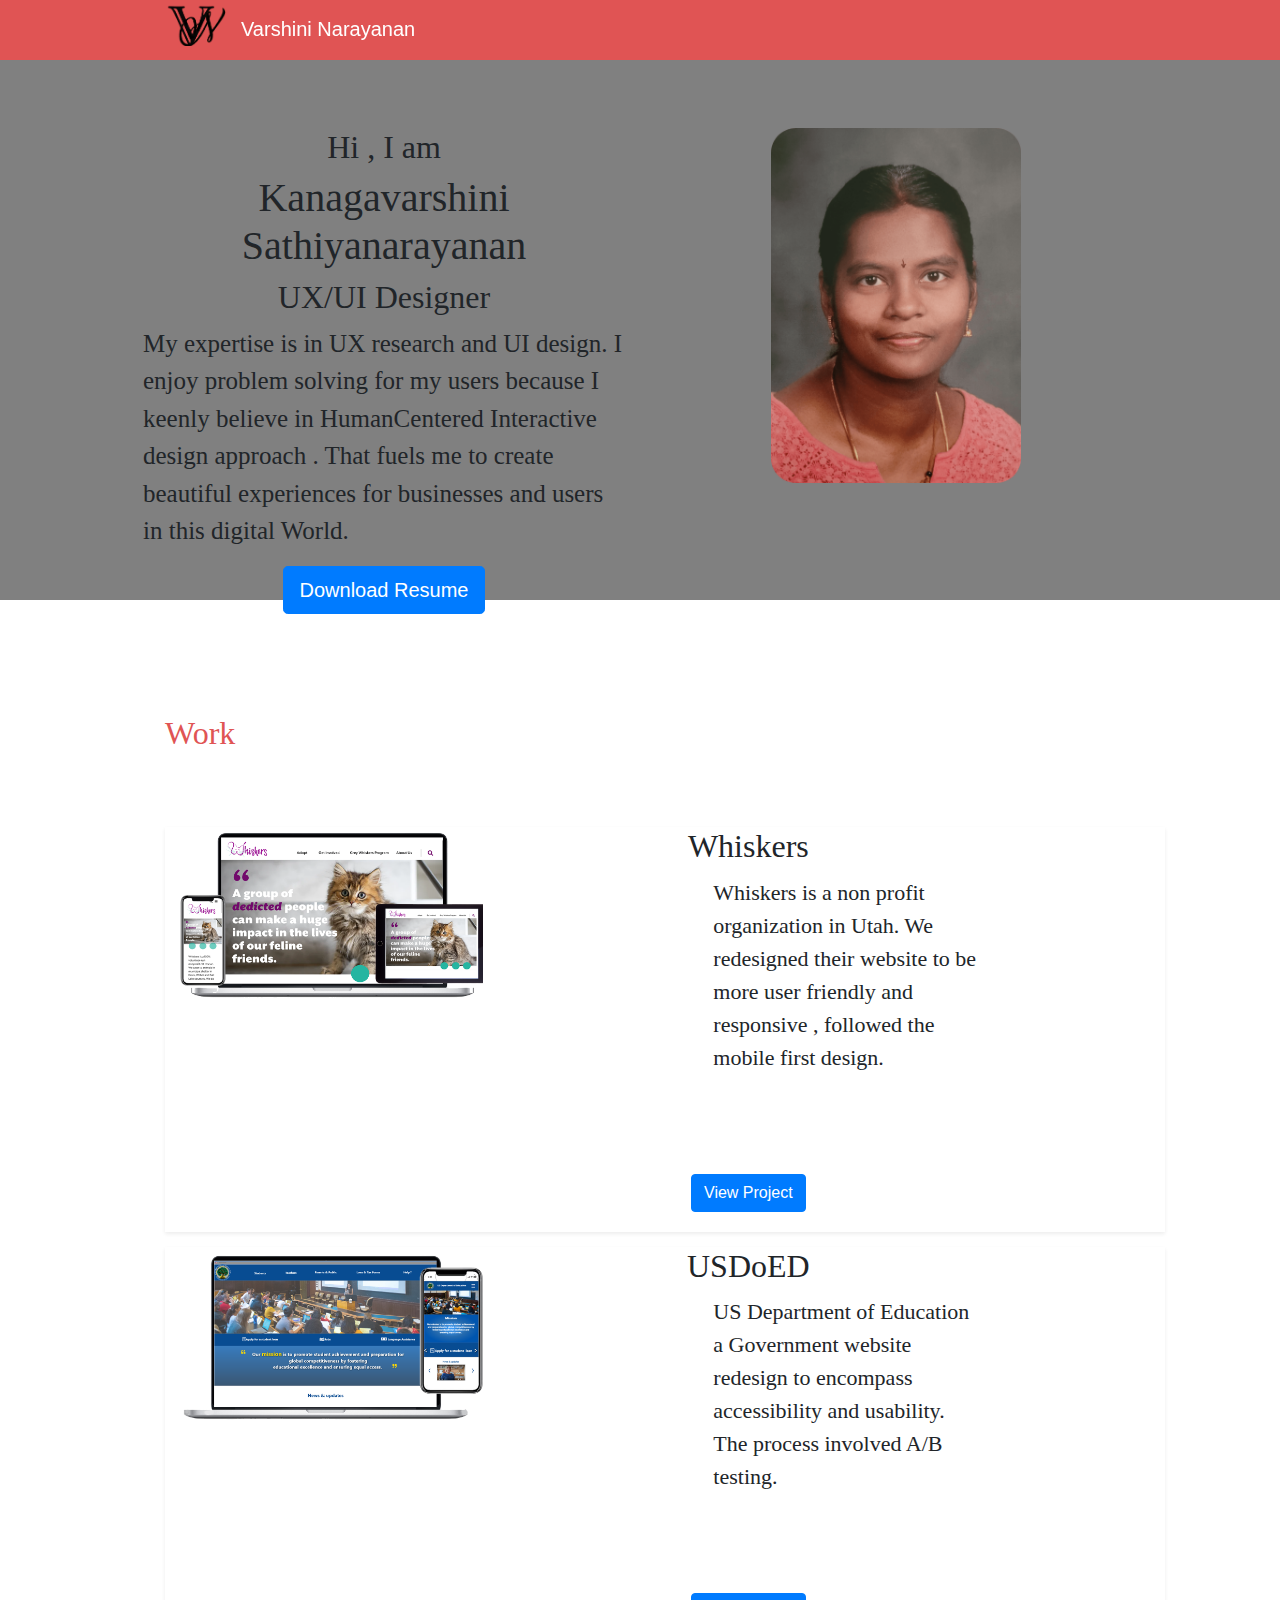
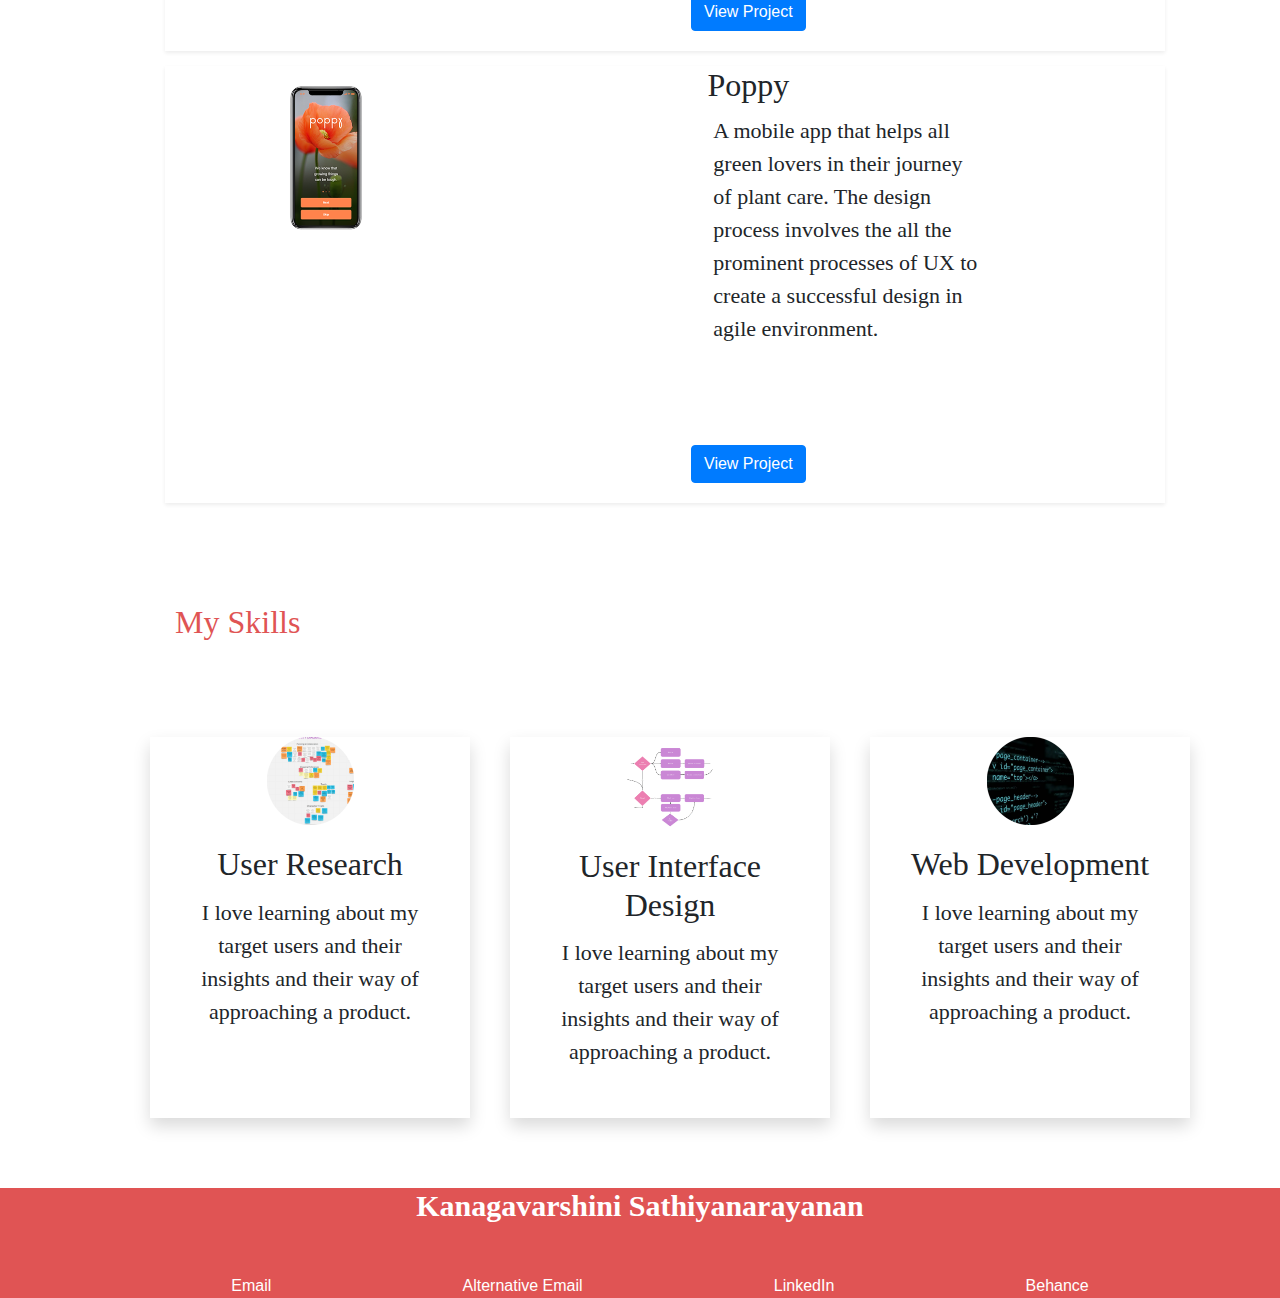
<file: index.html>
<!DOCTYPE html>
<html lang = "en">
    <head>
	    <meta charset = "utf-8">
	    <meta name = "viewport" content = "width=device-width , initial-scale=1">
        <meta http-equiv = "X-UA-compatible" content="IE=edge">
	    <!-- Bootstrap CSS -->
        <link rel="stylesheet" href="https://stackpath.bootstrapcdn.com/bootstrap/4.3.1/css/bootstrap.min.css" integrity="sha384-ggOyR0iXCbMQv3Xipma34MD+dH/1fQ784/j6cY/iJTQUOhcWr7x9JvoRxT2MZw1T" crossorigin="anonymous">
        <link href="https://fonts.googleapis.com/css?family=San-serif|Jura&display=swap" rel="stylesheet">
        <link rel="stylesheet" href="css/styles.css">
        
        <title>Kanagavarshini's Portfolio</title>
        
    
    </head>
    <script src="https://code.jquery.com/jquery-3.2.1.slim.min.js" integrity="sha384-KJ3o2DKtIkvYIK3UENzmM7KCkRr/rE9/Qpg6aAZGJwFDMVNA/GpGFF93hXpG5KkN" crossorigin="anonymous"></script>
    <script src="https://cdnjs.cloudflare.com/ajax/libs/popper.js/1.12.9/umd/popper.min.js" integrity="sha384-ApNbgh9B+Y1QKtv3Rn7W3mgPxhU9K/ScQsAP7hUibX39j7fakFPskvXusvfa0b4Q" crossorigin="anonymous"></script>
    <script src="https://maxcdn.bootstrapcdn.com/bootstrap/4.0.0/js/bootstrap.min.js" integrity="sha384-JZR6Spejh4U02d8jOt6vLEHfe/JQGiRRSQQxSfFWpi1MquVdAyjUar5+76PVCmYl" crossorigin="anonymous"></script>
    <body>
      
        <!-- Navigation bar -->
        
    <nav class="navbar navbar-expand-lg navbar-light bg-light customNav">
        <a class="navbar-brand" href="index.html"><img src="images/Logo2.png">Varshini Narayanan</a>
        
     
        
          <ul class="navbar-nav mr-auto">
            <li class="nav-item active">
              <a class="nav-link" href="#"><u>About</u> <span class="sr-only">(current)</span></a>
            </li>
            <li class="nav-item">
              <a class="nav-link" href="#">Skills </a>
            </li>
            <li class="nav-item">
                <a class="nav-link" href="#">Work </a>
              </li>
            
            <li class="nav-item">
              <a class="btn btn-primary btn-lg navCTA" href="#" role="button">Let's Talk</a>
            </li>
          </ul>
        </div>
      </nav>
      <!-- End navigation bar -->
      
      <div class="hero-bkg-animated">               
      <div class="container heroContent">
        
            <div class="row text-center">
             
             <div class="col-md-6">
              
                 <h2 >Hi , I am</h2>
                <h1 class="text-center">Kanagavarshini Sathiyanarayanan</h1>
                <h2 class="subTitle">UX/UI Designer</h2>
                <p class="headerTxt lead">My expertise is in UX research and UI design. I enjoy problem solving for my users because I keenly believe in HumanCentered Interactive design approach . That fuels me to create beautiful experiences for businesses and users in this digital World.  
                </p>
            
          <a class="btn btn-primary btn-lg" href="#" role="button">Download Resume</a>
        </div>
        
             <div class="col-md-6">
                <img class="" src="images/Heroimg.png" width="250px">
             </div>
            </div> 
        </div>

     
    <!-- Content -->
    
    <div class="container-fluid content1">
      <h2 class="sectionHeading1">Work</h2>
      <!-- Row 1 -->
      <div class="row valueProp shadow-sm">
        
        <div class="imageContainer col-4 ">
          <img src="images/whiskersproto.png">
        </div>
        <div class="col-6 gray">
          <h2>Whiskers</h2>
          <p>
            Whiskers is a non profit organization in Utah. We redesigned their website to be more user friendly and responsive , followed the mobile first design.
          </p>
          <a href="whiskers.html" class="btn btn-primary">View Project
          </a>
        </div>
      </div>
      <!-- End row 1 -->
      <!-- Row 2 -->
      <div class="row valueProp shadow-sm">
        
        <div class="imageContainer col-4 salmon ">
          <img src="images/rwdusdeoedport.png">
        </div>
        <div class="col-6 salmon">
          <h2>USDoED</h2>
          <p>
            US Department of Education a Government website redesign to encompass accessibility and usability. The process involved A/B testing.
          </p>
          <a href="#" class="btn btn-primary">View Project
          </a>
        </div>
      </div>
      <!-- End row 2-->
      <!-- Row 3 -->
      <div class="row valueProp shadow-sm">
        
        <div class="imageContainer col-4">
          <img src="images/Untitled-1.png">
        </div>
        <div class="col-6 gray">
          <h2> Poppy </h2>
          <p>
            A mobile app that helps all green lovers in their journey of plant care. The design process involves the all the prominent processes of UX to create a successful design in agile environment.

          </p>
          <a href="#" class="btn btn-primary">View Project
          </a>
        </div>
      </div>
      <!-- End row 3 -->

    </div>
    <!-- End content -->

        <!-- Cards -->
    <div class="container-fluid content">
      <h2 class="sectionHeading">My Skills</h2>
      <div class="row skills">

        <!-- Card 1 -->
        <div class="cardContainer col-lg-3 col-md-3 col-sm-12 shadow">
          <div class="card">
            <img src="images/affDiagram.png" class="card-img-top" alt="...">
            <div class="card-body">
              <h2 class="card-title">User Research</h2>
              <p class="card-text">I love learning about my target users and their insights and their way of approaching 
                  a product.
                  </p>
            </div>
          </div>
        </div>
        <!-- End card 1 -->

        <!-- Card 2 -->
        <div class="cardContainer col-lg-3 col-md-3 col-sm-12 shadow">
          <div class="card">
            <img src="images/userflow.png" class="card-img-top" alt="...">
            <div class="card-body">
              <h2 class="card-title">User Interface Design</h2>
              <p class="card-text">I love learning about my target users and their insights and their way of approaching 
                  a product.
                  </p>
              
            </div>
          </div>
        </div>
        <!-- End card 2 -->

        <!-- Card 3 -->
        <div class="cardContainer col-lg-3 col-md-3 col-sm-12 shadow">
          <div class="card">
            <img src="images/webDev.png" class="card-img-top" alt="...">
            <div class="card-body">
              <h2 class="card-title">Web Development</h2>
              <p class="card-text">I love learning about my target users and their insights and their way of approaching 
                  a product.
                  </p>
              
            </div>
          </div>
        </div>
        <!-- End card 3 -->
      </div>
    </div>
    <!-- End cards -->
    
    
        <!-- Footer -->
        
    <footer>
          <h3 class="sectionHeading2">Kanagavarshini Sathiyanarayanan</h3>
          <ul>
            <li><a href="kanagavarshini@gmail.com">Email</a></li>
            <li><a href="sashuhishaa@gmail.com">Alternative Email</a></li>
            <li><a href="https://www.linkedin.com/in/kanagavarshini/">LinkedIn</a></li>
            <li><a href="https://www.behance.net/kanagavnarayan">Behance</a></li>
        </ul>
      </footer>
      <!-- End footer -->
        
    </body>
    
</html>
</file>
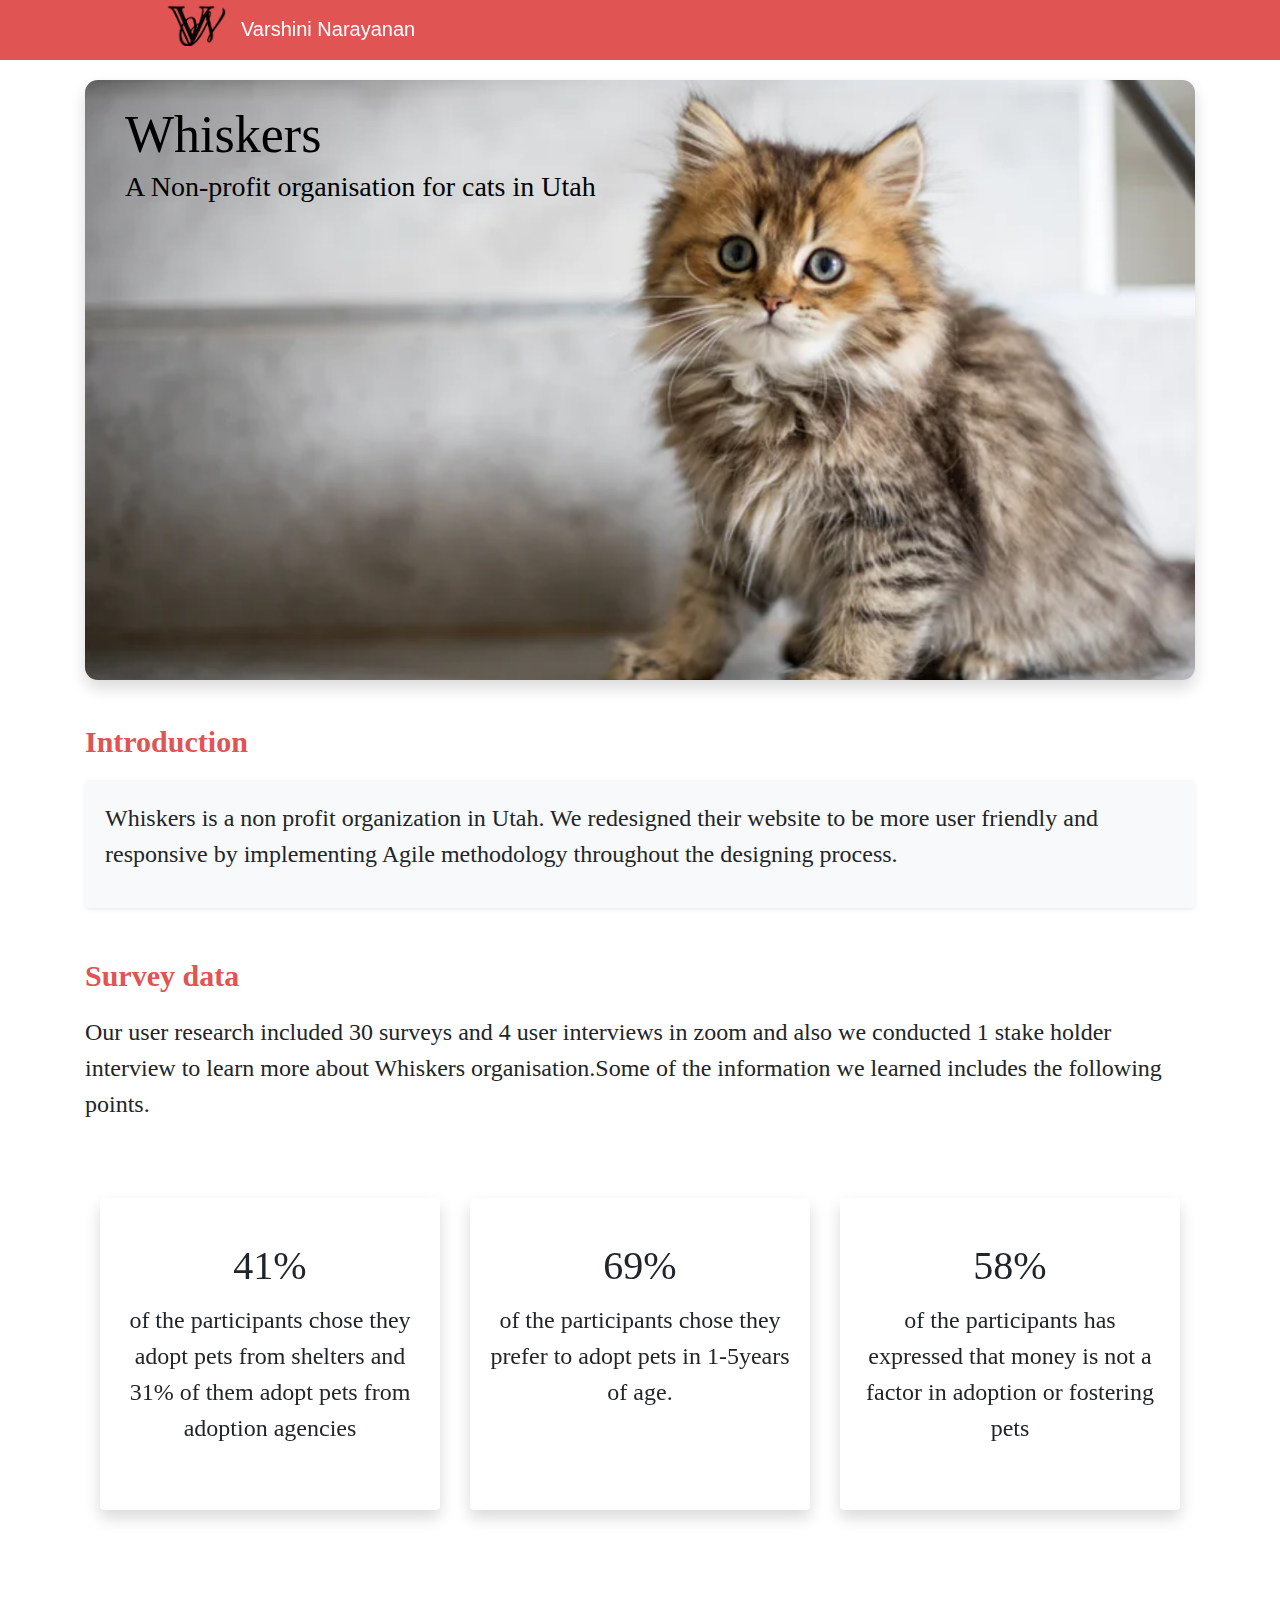
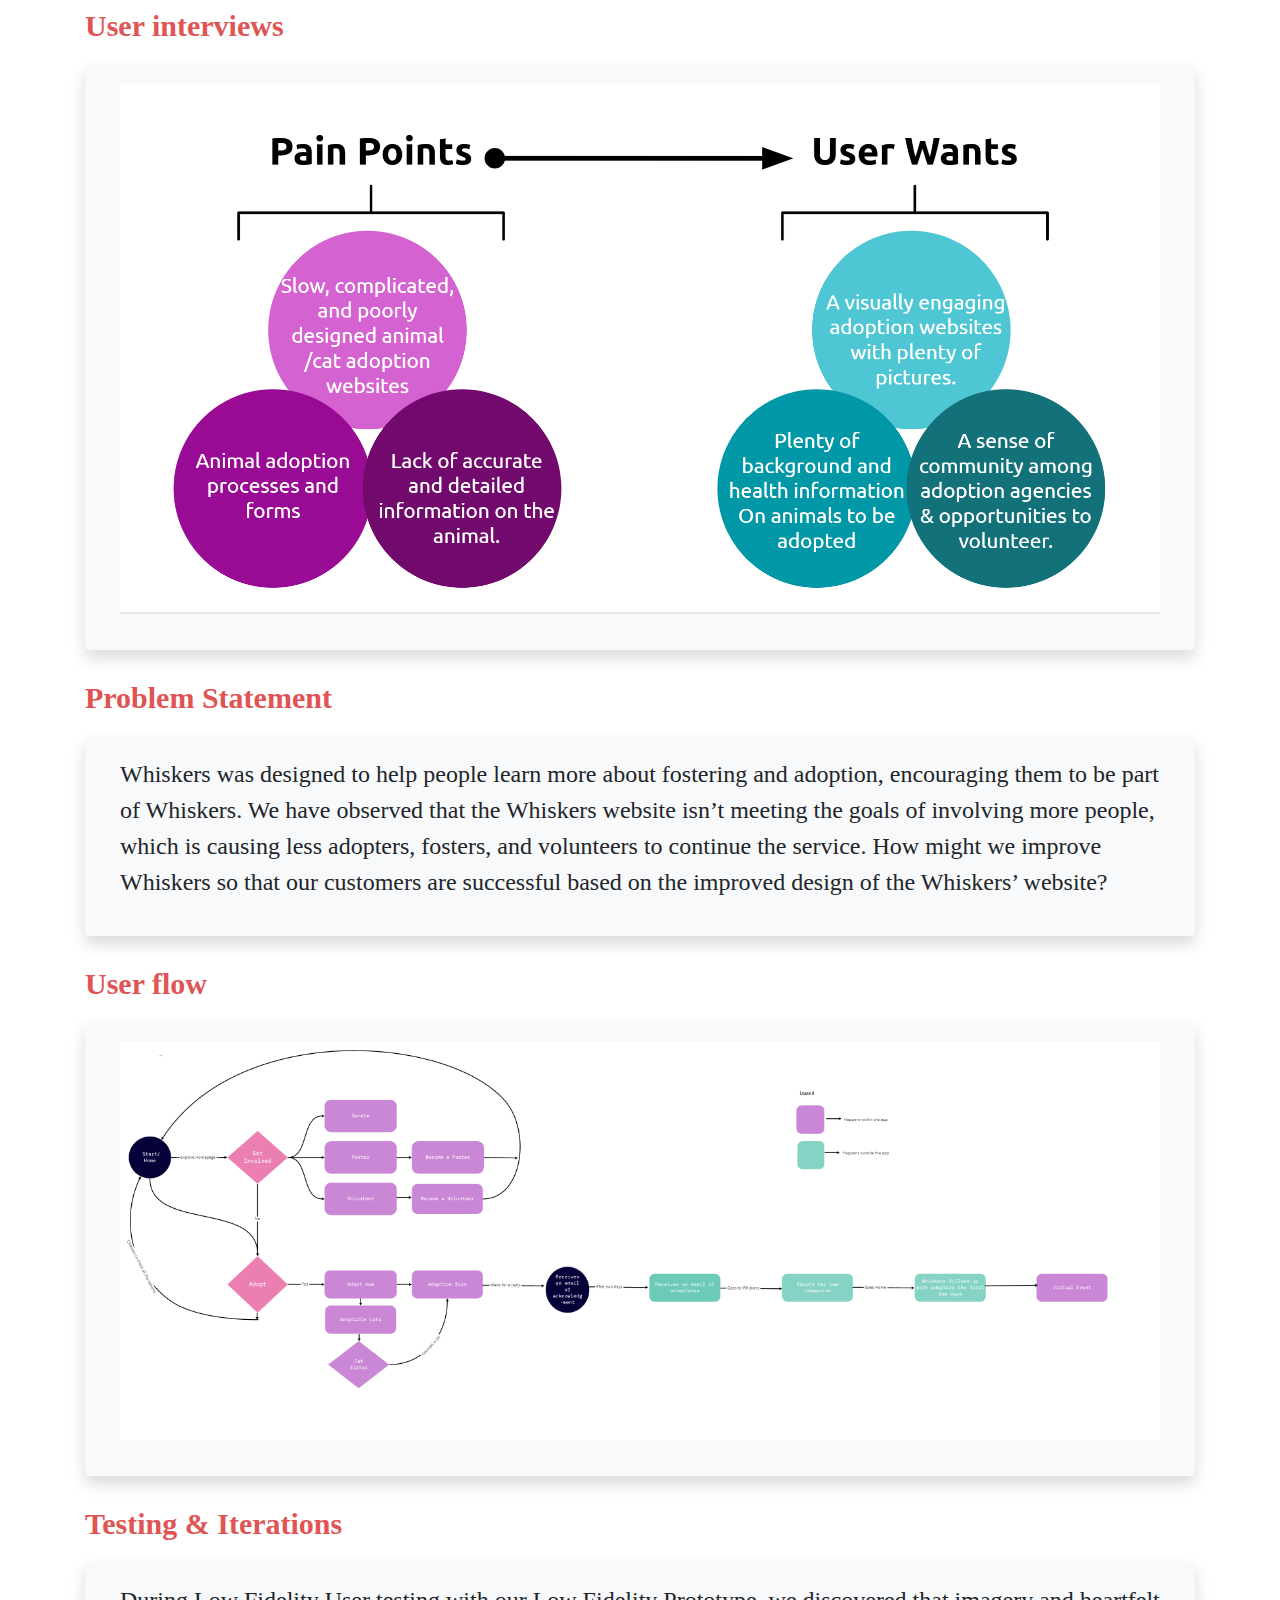
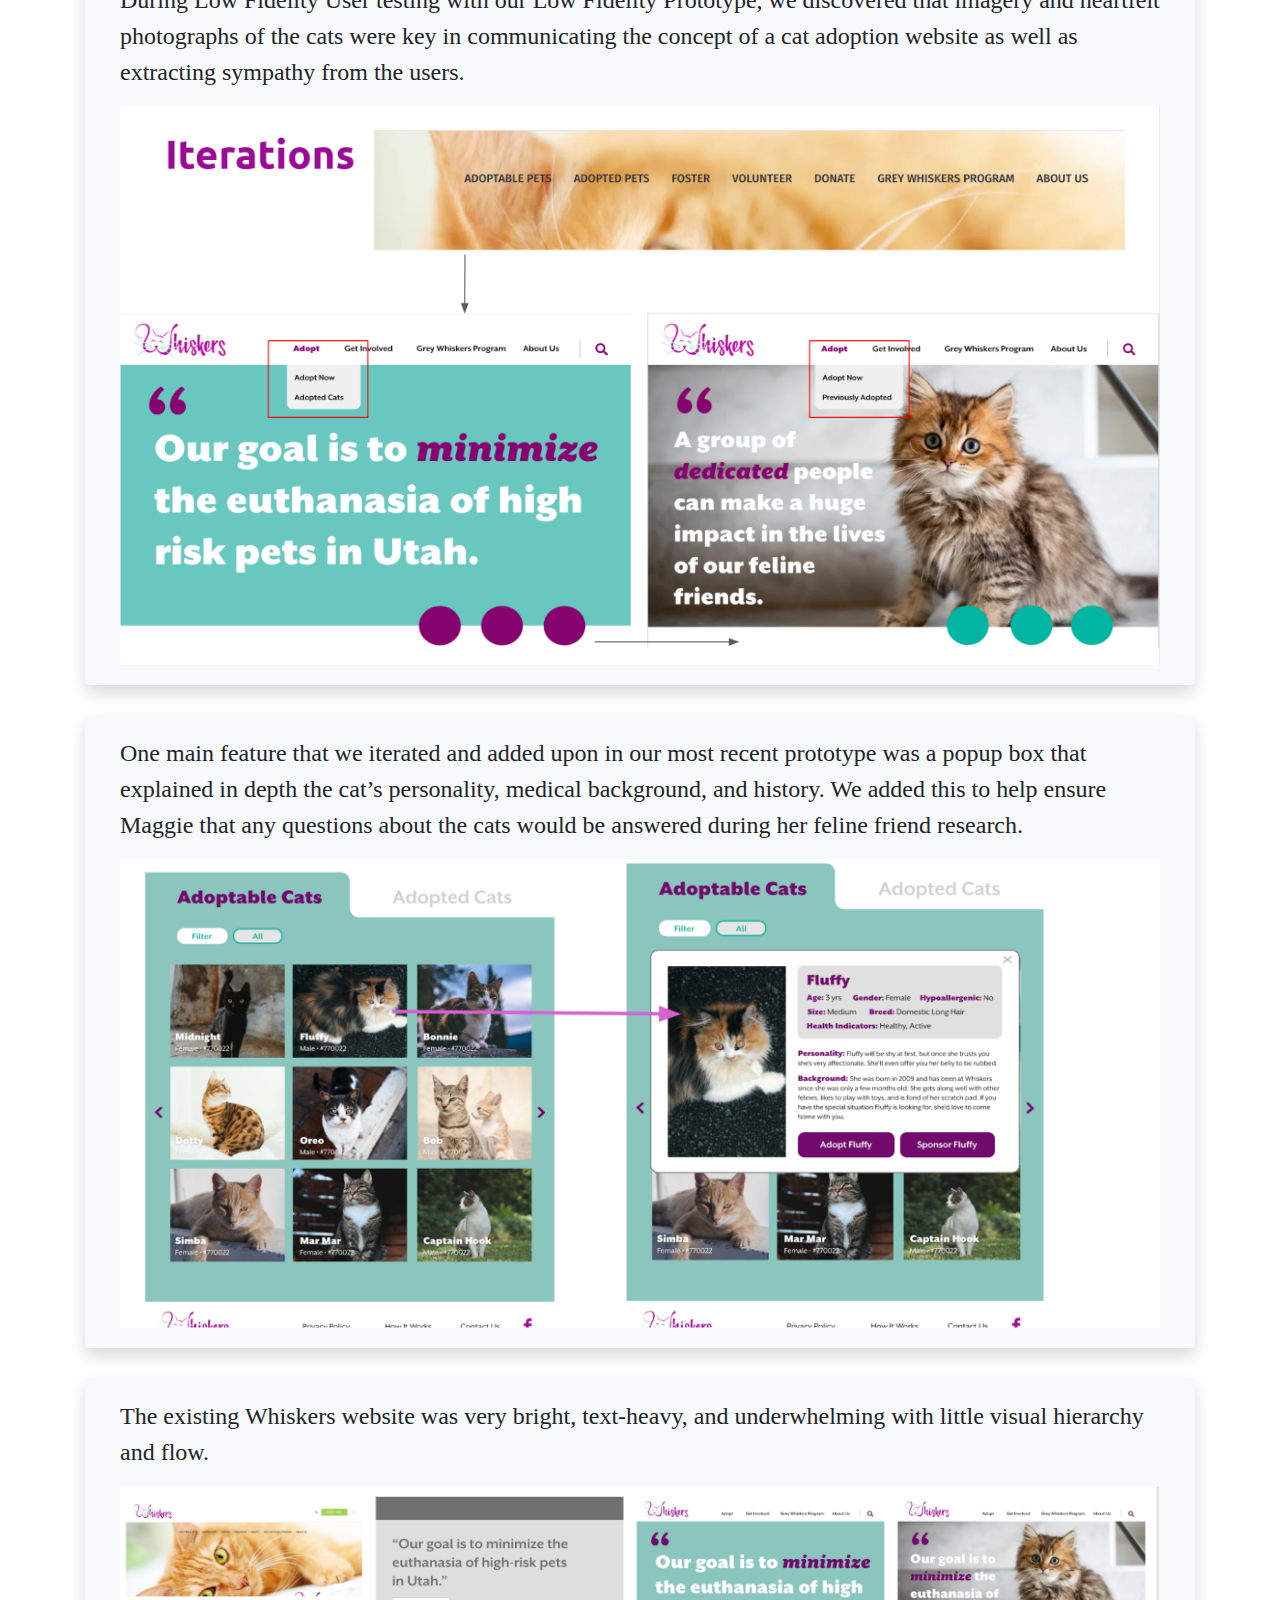
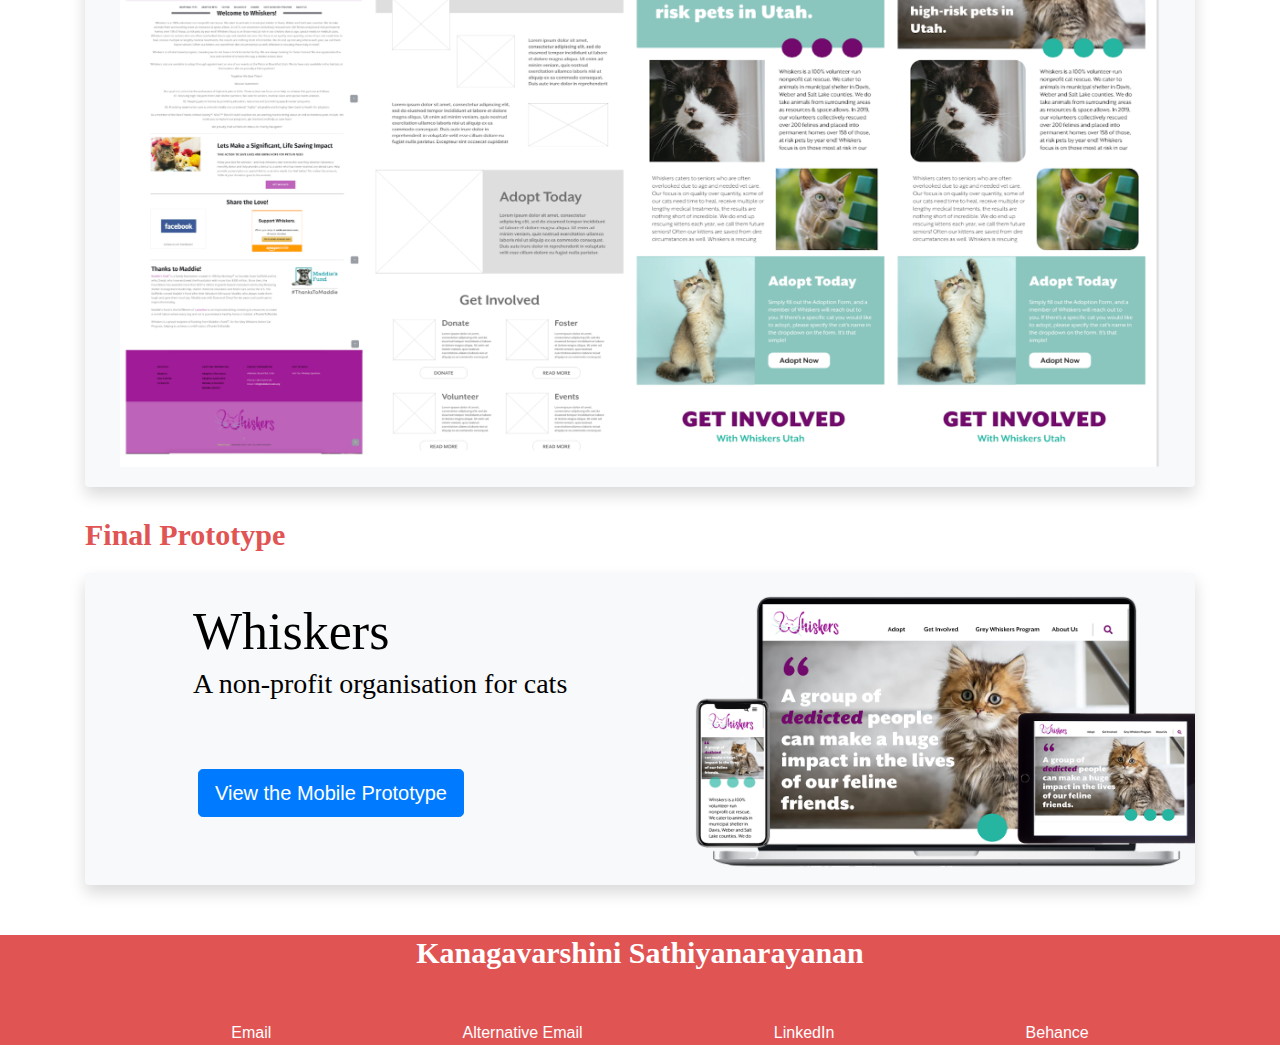
<file: whiskers.html>
<!DOCTYPE html>
<html lang = "en">
  <head>
    <meta charset = "utf-8">
    <meta name = "viewport" content = "width=device-width , initial-scale=1">
      <meta http-equiv = "X-UA-compatible" content="IE=edge">
    <!-- Bootstrap CSS -->
      <link rel="stylesheet" href="https://stackpath.bootstrapcdn.com/bootstrap/4.3.1/css/bootstrap.min.css" integrity="sha384-ggOyR0iXCbMQv3Xipma34MD+dH/1fQ784/j6cY/iJTQUOhcWr7x9JvoRxT2MZw1T" crossorigin="anonymous">
      <link href="https://fonts.googleapis.com/css?family=San-serif|Jura&display=swap" rel="stylesheet">
      <link rel="stylesheet" href="css/styles.css">
      
      <title>Whiskers</title>
      
  
  </head>
  <script src="https://code.jquery.com/jquery-3.2.1.slim.min.js" integrity="sha384-KJ3o2DKtIkvYIK3UENzmM7KCkRr/rE9/Qpg6aAZGJwFDMVNA/GpGFF93hXpG5KkN" crossorigin="anonymous"></script>
  <script src="https://cdnjs.cloudflare.com/ajax/libs/popper.js/1.12.9/umd/popper.min.js" integrity="sha384-ApNbgh9B+Y1QKtv3Rn7W3mgPxhU9K/ScQsAP7hUibX39j7fakFPskvXusvfa0b4Q" crossorigin="anonymous"></script>
  <script src="https://maxcdn.bootstrapcdn.com/bootstrap/4.0.0/js/bootstrap.min.js" integrity="sha384-JZR6Spejh4U02d8jOt6vLEHfe/JQGiRRSQQxSfFWpi1MquVdAyjUar5+76PVCmYl" crossorigin="anonymous"></script>
  <body>
    
      <!-- Navigation bar -->
    
    <nav class="navbar fixed-top navbar-expand-lg navbar-light bg-light customNav">
      <a class="navbar-brand" href="index.html"><img src="images/Logo2.png">Varshini Narayanan</a>
      
    
      
      <ul class="navbar-nav mr-auto">
        <li class="nav-item active">
          <a class="nav-link" href="index.html">About <span class="sr-only">(current)</span></a>
        </li>
        <li class="nav-item">
          <a class="nav-link" href="#">Skills </a>
        </li>
        <li class="nav-item">
            <a class="nav-link" href="#">Work </a>
          </li>
        
        <li class="nav-item">
          <a class="btn btn-primary btn-lg navCTA" href="#" role="button">Let's Talk</a>
        </li>
      </ul>
      
    </nav> 
      <!-- End navigation bar -->
        <!--Hero image-->
      <div class="container">
        <div class="jumbotron jumbotron-fluid class shadow ">
          
          <div class="jumboCopy">
            <h1 class="heroText ">Whiskers</h1>
            <p class="heroDesc ">A Non-profit organisation for cats in Utah</p>
          </div>
        </div>
      </div>
        <!--End of hero image-->
        <!--Project introdution-->
        <div class="container pt-4 custom">
          <div class="container">
            <div class="row">
              <h3>Introduction</h3>
              
              <div class="card bg-light shadow-sm">
                
                <div class="card-body">
                  
                    <p>
                      Whiskers is a non profit organization in Utah. We redesigned their website to be more user friendly and responsive by implementing Agile methodology throughout the designing process.
                    </p>
                  
                </div>
              </div>
            </div>
          </div>
        </div>
        <!-- survey -->
        <div class="container ">
          <h3>Survey data</h3>
          <p>Our user research included 30 surveys and 4 user interviews in zoom and also we conducted 1 stake holder interview to learn more about Whiskers organisation.Some of the information we 
            learned includes the following points.
          </p>
          
          <section id="team" class="pb-5">
            <div class="container">
                <div class="row">
                    <!-- survey card 1-->
                    <div class="col-xs-12 col-sm-6 col-md-4">
                        <div class="image-flip" >
                            <div class="mainflip flip-0">
                                <div class="backside">
                                    <div class="card">
                                        <div class="card-body text-center">
                                            
                                            <h4 class="card-title">Adoption Place</h4>
                                            <p class="card-text"><img class=" img-fluid" src="images/adoptplace.PNG" alt="card image" ></p>
                                            
                                            
                                        </div>
                                    </div>
                                </div>
                                <div class="frontside">
                                    <div class="card shadow">
                                        <div class="card-body text-center mt-4">
                                            
                                            <h1 class="card-title">41&#37; </h1>
                                            <p class="card-text">of the participants chose they adopt pets from shelters and 31&#37; of them adopt pets from adoption agencies</p>
                                            
                                        </div>
                                    </div>
                                </div>
                            </div>
                        </div>
                    </div>
                    <!-- ./Team member -->
                    <!-- Team member -->
                    <div class="col-xs-12 col-sm-6 col-md-4">
                        <div class="image-flip" ontouchstart="this.classList.toggle('hover');">
                            <div class="mainflip">
                                <div class="backside">
                                    <div class="card">
                                        <div class="card-body text-center">
                                            
                                            <h4 class="card-title">Preferred age of pets</h4>
                                            <p><img class=" img-fluid" src="images/ageofanimals.PNG" alt="card image"></p>
                                            <p class="card-text"></p>
                                            
                                        </div>
                                    </div>
                                </div>
                                <div class="frontside">
                                    <div class="card shadow">
                                        <div class="card-body text-center mt-4">
                                            <h1 class="card-title">69&#37;</h1>
                                            
                                            <p class="card-text">of the participants chose they prefer to adopt pets in 1-5years of age.</p>
                                            
                                        </div>
                                    </div>
                                </div>
                            </div>
                        </div>
                    </div>
                    <!-- ./Team member -->
                    <!-- Team member -->
                    <div class="col-xs-12 col-sm-6 col-md-4">
                        <div class="image-flip" ontouchstart="this.classList.toggle('hover');">
                            <div class="mainflip">
                                <div class="backside">
                                    <div class="card">
                                        <div class="card-body text-center">
                                            
                                            <h4 class="card-title">Money a factor</h4>
                                            <p><img class=" img-fluid" src="images/Moneyafactor.PNG" alt="card image"></p>
                                            
                                        </div>
                                    </div>
                                </div>
                                <div class="frontside">
                                    <div class="card shadow">
                                        <div class="card-body text-center mt-4">
                                            <h1 class="card-title">58&#37;</h1>
                                            
                                            <p class="card-text">of the participants has expressed that money is not a factor in adoption or fostering pets</p>
                                            
                                              
                                            </div>
                                        </div>
                                    </div>
                                </div>
                            </div>
                        </div>
                    </div>
                    <!-- .survey -->
                    
          </section>

        </div>
        <!--user interviews-->
        <div class="container">
          <h3>User interviews</h3>
          <div class="card bg-light shadow ">
            <div class="card-body">
              <div class="container">
                <p>
                  <img class=" img-fluid" src="images/userinterview.PNG" alt="card image">
                </p>
              </div>
            </div>
          </div>
        </div>
        <!--end of user interviews-->
        <!--Problem statement-->
        <div class="container">
          <h3>Problem Statement</h3>
          <div class="card bg-light shadow ">
            <div class="card-body">
              <div class="container">
                <p>
                  Whiskers was designed to help people learn more about fostering and adoption, encouraging them to be part of Whiskers. We have observed that the Whiskers website isn’t meeting the goals of involving more people, which is causing less adopters, fosters, and volunteers to continue the service. How might we improve Whiskers so that our customers are successful based on the improved design of the Whiskers’ website?

                </p>
              </div>
            </div>
          </div>
        </div>
        <!--end of problem statement-->
        <!--user flow-->
        <div class="container">
          <h3>User flow</h3>
          <div class="card bg-light shadow ">
            <div class="card-body">
              <div class="container">
                <p>
                  <img class=" img-fluid" src="images/behanceuserflow.PNG" alt="card image">
                </p>
              </div>
            </div>
          </div>
        </div>
        <!--user flow-->  
        <!--Testing and iterations-->
        <div class="container">
          <h3>Testing &amp; Iterations</h3>
          <div class="card bg-light shadow ">
            <div class="card-body">
              <div class="container">
                <p>
                  During Low Fidelity User testing with our Low Fidelity Prototype, we discovered that imagery and heartfelt photographs of the cats were key in communicating the concept of a cat adoption website as well as extracting sympathy from the users. 


                </p>
                <img class=" img-fluid" src="images/Prototypeiterations.PNG" alt="card image">
              </div>
            </div>
          </div>
        </div>
        <div class="container">
         
          <div class="card bg-light shadow ">
            <div class="card-body">
              <div class="container">
                <p>
                  One main feature that we iterated and added upon in our most recent prototype was a popup box that explained in depth the cat’s personality, medical background, and history. We added this to help ensure Maggie that any questions about the cats would be answered during her feline friend research. 



                </p>
                <img class=" img-fluid" src="images/iteration1.PNG" alt="card image">
              </div>
            </div>
          </div>
        </div>
        <div class="container">
         
          <div class="card bg-light shadow ">
            <div class="card-body">
              <div class="container">
                <p>
                  The existing Whiskers website was very bright, text-heavy, and underwhelming with little visual hierarchy and flow.


                </p>
                <img class=" img-fluid" src="images/finaliteration.PNG" alt="card image">
              </div>
            </div>
          </div>

        </div>
        <div class="container">
          <h3>Final Prototype</h3>
          <div class="card bg-light shadow whiskers " >
            <div class="card-body">
              <div class="container p-5">
                <h4 class="heroText">Whiskers</h4>
                <p class="heroDesc">A non-profit organisation for cats</p>
                <a class="btn btn-primary prototype btn-lg mt-5" role="button" href="https://xd.adobe.com/view/c91f3ed3-67c8-41dd-b122-6e8a3dcf25df-9c4c/">View the Mobile Prototype</a>
              </div>
            </div>
          </div>
        </div>
      <!-- Footer -->
        
      <footer>
        <h3 class="sectionHeading2">Kanagavarshini Sathiyanarayanan</h3>
        <ul>
          <li><a href="kanagavarshini@gmail.com">Email</a></li>
          <li><a href="sashuhishaa@gmail.com">Alternative Email</a></li>
          <li><a href="https://www.linkedin.com/in/kanagavarshini/">LinkedIn</a></li>
          <li><a href="https://www.behance.net/kanagavnarayan">Behance</a></li>
        </ul>
      </footer>
      <!-- End footer -->
    
    </body>
</html>
</file>
<file: css/styles.css>
h1, h2, h3 , h4, h5, h6 {
    font-family:  "Lora", Times, serif;
  }
  p {
    font-family:  "Lora", Times, serif;
    font-size: 32px;
  }
  
  html, body {
  
    scroll-behavior: smooth;
  }
  /* Header nav content */
  .customNav {
    position: fixed;
    width: 100%;
    /* background-color: transparent !important; */
    background-color: rgb(224, 84, 84) !important; 
    background-size: cover; 
    z-index: 10;
    height:60px;
    margin: auto;
  }
  h3{
    margin-top: 20px;
    margin-bottom: 20px;
    font-size: 30px;
    font-weight:bold;
    color: rgb(224, 84, 84);
  }
  p{
    font-size:24px;
  }
   /* Navigation links */
  .custom ul{
    
      list-style: none;
      padding-left: 0;
  }
  
  
  .navbar-nav {
    margin-left: 840px;
    
    /* margin-left: auto; */
    /* margin-right: 0 !important; */
  }
  .navbar-brand{
    margin-left: 150px;
  }
  .navbar-brand img {
    padding-bottom: 10px;
    padding-right: 15px;
    width:75px;
  }
  .nav-item {
    margin: 0px 15px ;
    
  }
 
  .customNav a {
    color:white !important;
  }
  .navCTA {
    font-size: 15px;
  }
  /* Hero image and content */
.hero-bkg-animated {
  background: gray url(https://subtlepatterns.com/patterns/geometry2.png) repeat 0 0;
  width: 100%;
  margin-left: 0;
  margin-bottom: 75px;
  margin-right: 0;
  margin-top: 0;
  text-align: center;
  height: 600px;
  box-sizing: border-box;
  animation: slide 20s linear infinite;
}

.hero-bkg-animated h1 {
  font-family: "Lora", Times, serif;
}

@keyframes slide {
  from { background-position: 0 0; }
  to { background-position: -400px 0; }
}
.heroContent{
   
    padding-top: 10%;
    max-width:80%;
  
}
.headerTxt{
  font-size: 25px;
  text-align: left;
}


a{
  color:white;
}
/* My work */
.content1{
  
  margin-top: 100px;
  margin-right: 15px;
  margin-left: 75px;
  
}
.valueProp p{
  font-size: 22px;
  text-align: left;
  margin-left: 200px;
  margin-bottom: 100px;
  
}
 
.imageContainer img {
  width: 100%;
}
.imageContainer {
  margin-left: 0px;
}
.valueProp {
  margin-top: 15px;
  width: 80%;
  margin-left: 75px;
  padding-bottom: 20px;
}

.sectionHeading1 {
  text-align: left;
  margin-left: 75px; 
  margin-bottom: 75px;
  color:rgb(224, 84, 84);
}
.valueProp h2{
  text-align: center;
  margin-bottom: 10px;
  font-size: 32px ;
}

/* My skills Cards */
.content {
  margin-top: 100px;
  margin-right: 15px;
  margin-left: 130px;
  
}
.sectionHeading {
  text-align: left;
  margin-left: 30px; 
  margin-bottom: 75px;
  color:rgb(224, 84, 84);
}
.content p{
  font-size: 22px;
}
.skills  {
  padding: 0px  ;
}
.cardContainer {
  text-align: center;
  align-items: center;
  margin: 20px;
  border: none;
}
.cardContainer img{
  display: block;
  width:30%;
  margin: auto;
  
}


  .jumbotron{
    background-image: url("../images/Group\ 2.png");
    background-size:cover;
    background-repeat: no-repeat;
    height: 600px;
    margin: 80px 0px 0px 0px;
    
    border-radius: .8rem;
}
/* .jumboCopy {
  
  margin-left: 10px;
  width: 70%;
  min-width: 500px;
  max-width: 700px;
  color: black;
  text-shadow:teal;
  text-align: left;
} */
.heroText{
  font-family: "Lora", Times, serif;
  font-size: 52px;
  color:black;
  padding: 0px 0px 0px 40px;
  margin: -40px 0px 0px 0px;
}

.nav-link{
  font-family: "Lora", Times, serif;
}

.heroDesc{
  font-family: "Lora", Times, serif;
  font-size: 28px;
  color: black;
  padding: 0px 0px 0px 40px;
}
.card{
  margin-bottom: 30px;
  border: none;
}

/* card flip */
@import url('https://maxcdn.bootstrapcdn.com/font-awesome/4.7.0/css/font-awesome.min.css');
#team {
    background-color: white !important;
}
.survey{
  background-color: transparent;
}


section {
    padding: 60px 0;
}

section .section-title {
    text-align: center;
    color: #007b5e;
    margin-bottom: 50px;
    text-transform: uppercase;
}

#team .card {
    border-color: #eee;
    background: #ffffff !important;

}

.image-flip:hover .backside,
.image-flip.hover .b ackside {
    -webkit-transform: rotateY(0deg);
    -moz-transform: rotateY(0deg);
    -o-transform: rotateY(0deg);
    -ms-transform: rotateY(0deg);
    transform: rotateY(0deg);
    border-radius: .25rem;
}

.image-flip:hover .frontside,
.image-flip.hover .frontside {
    -webkit-transform: rotateY(180deg);
    -moz-transform: rotateY(180deg);
    -o-transform: rotateY(180deg);
    transform: rotateY(180deg);
}

.mainflip {
    -webkit-transition: 1s;
    -webkit-transform-style: preserve-3d;
    -ms-transition: 1s;
    -moz-transition: 1s;
     transform: perspective(1000px);
    -moz-transform-style: preserve-3d;
    -ms-transform-style: preserve-3d;
    transition: 1s;
    transform-style: preserve-3d;
    position: relative;
}

.frontside {
    position: relative;
    transform: rotateY(0deg);
    transform: rotateY(0deg);
    z-index: 2;
    margin-bottom: 30px;
}

.backside {
    position: absolute;
    top: 0;
    left: 0;
    background: white;
    -webkit-transform: rotateY(-180deg);
    -moz-transform: rotateY(-180deg);
    -o-transform: rotateY(-180deg);
    -ms-transform: rotateY(-180deg);
    transform: rotateY(-180deg);
    -webkit-box-shadow: 5px 7px 9px -4px rgb(158, 158, 158);
    -moz-box-shadow: 5px 7px 9px -4px rgb(158, 158, 158);
    box-shadow: 5px 7px 9px -4px rgb(158, 158, 158);
}

.frontside,
.backside {
    -webkit-backface-visibility: hidden;
    -moz-backface-visibility: hidden;
    -ms-backface-visibility: hidden;
    backface-visibility: hidden;
    -webkit-transition: 1s;
    -webkit-transform-style: preserve-3d;
    -moz-transition: 1s;
    -moz-transform-style: preserve-3d;
    -o-transition: 1s;
    -o-transform-style: preserve-3d;
    -ms-transition: 1s;
    -ms-transform-style: preserve-3d;
    transition: 1s;
    transform-style: preserve-3d;
}

.frontside .card,
.backside .card {
    min-height: 312px;
}

.backside .card a {
    font-size: 18px;
    color: #007b5e !important;
}

/* .frontside .card .card-title,
.backside .card .card-title {
    font-weight:bolder;
    color: #007b5e !important;
} */

.backside .card .card-body img {
    width: 100%;
    height: 200px;
   
}
.whiskers{
  
  background-image: url("../images/whiskersproto.png");
  background-size:500px;
  background-repeat: no-repeat;
  background-position: center bottom;
  background-position: right;
}
.prototype{
  
  margin-left: 45px;
}
/* footer */

footer {

  background-color:  rgb(224, 84, 84);
  
  margin-top: 50px;
  
  color: white;
  
}
.sectionHeading2{
  text-align: center;
  margin-top: 0;
  padding-bottom: 30px;
  color: white;
}
footer ul{
  display:flex;
  flex-direction:row;
  justify-content: space-evenly;
  list-style: none;
  
  
}
footer a{
  color: white;
}
</file>
